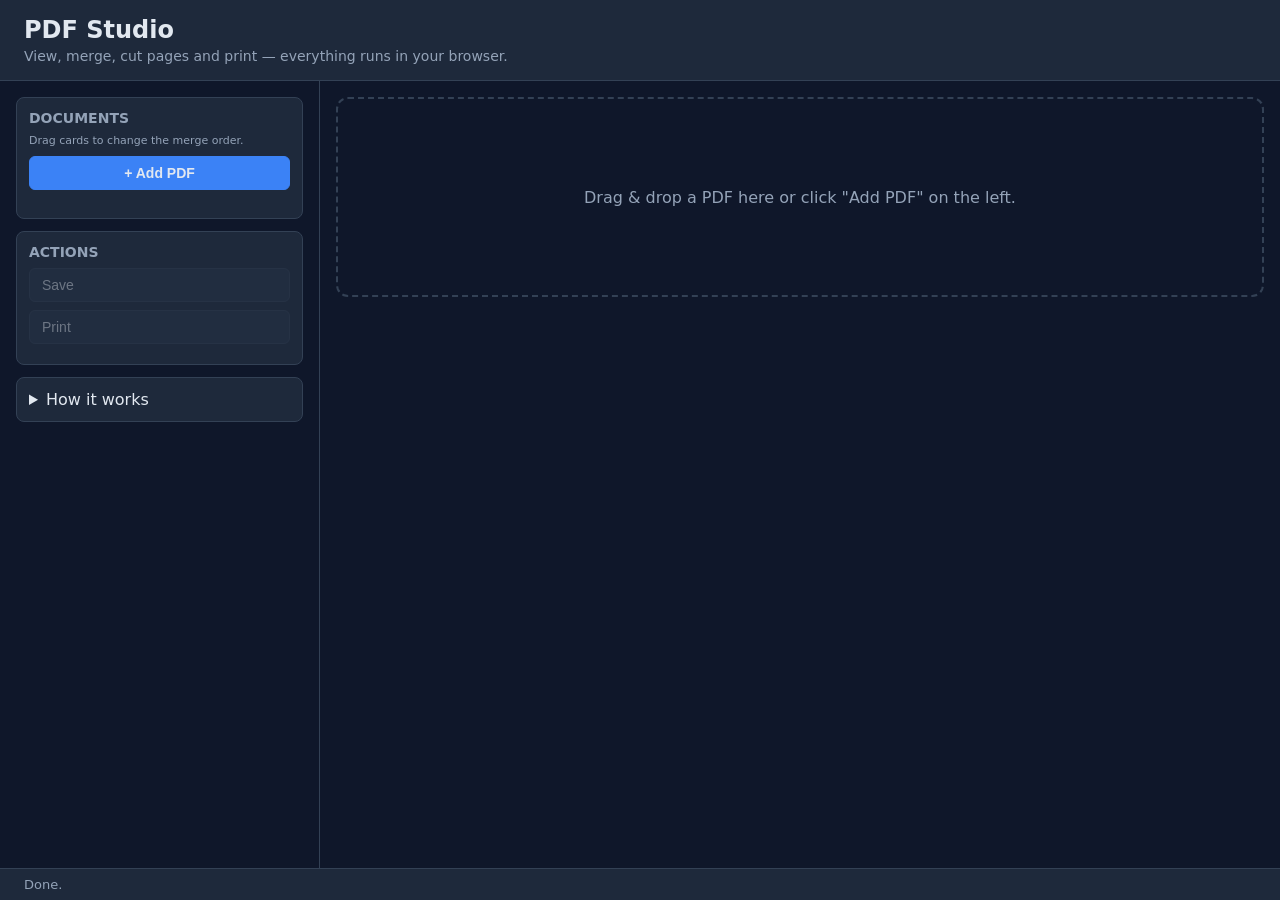
<file: index.html>
<!DOCTYPE html>
<html lang="en">
<head>
  <meta charset="UTF-8" />
  <meta name="viewport" content="width=device-width, initial-scale=1.0" />
  <title>PDF Studio — your files processed locally</title>
  <!--
    importmap maps module names to local files.
    Libraries load from lib/, NOT from CDN -> PDF files never go to external networks,
    code loading is possible via whitelist (or fully offline).
  -->
  <script type="importmap">
  {
    "imports": {
      "pdf-lib": "./lib/pdf-lib-bundled.mjs"
    }
  }
  </script>
  <!-- PDF.js — UMD build, sets global window.pdfjsLib; load as a regular <script> -->
  <script src="./lib/pdf.min.js"></script>
  <link rel="stylesheet" href="./styles.css" />
</head>
<body>
  <header class="topbar">
    <h1>PDF&nbsp;Studio</h1>
    <p class="tagline">View, merge, cut pages and print — everything runs in your browser.</p>
  </header>

  <main class="layout">
    <!-- Left panel: document list -->
    <aside class="sidebar">
      <div class="card">
        <h2>Documents</h2>
        <p class="hint">Drag cards to change the merge order.</p>
        <button id="addBtn" class="btn btn-primary">+ Add PDF</button>
        <input type="file" id="fileInput" accept="application/pdf" multiple hidden />
        <ul id="docList" class="doc-list"></ul>
      </div>

      <div class="card">
        <h2>Actions</h2>
        <button id="mergeBtn" class="btn" disabled>Save</button>
        <button id="printBtn" class="btn" disabled>Print</button>
      </div>

      <details class="card">
        <summary>How it works</summary>
        <p>All code runs in your browser. Your files are never sent anywhere — processing happens locally.</p>
      </details>

    </aside>

    <!-- Right panel: workspace -->
    <section class="workspace">
      <div id="dropHint" class="drop-hint">
        Drag &amp; drop a PDF here or click "Add PDF" on the left.
      </div>
      <div id="canvasArea" class="canvas-area"></div>
    </section>
  </main>

  <footer class="statusbar">
    <span id="statusText">Done.</span>
  </footer>

  <script type="module" src="./js/app.js"></script>
</body>
</html>
</file>
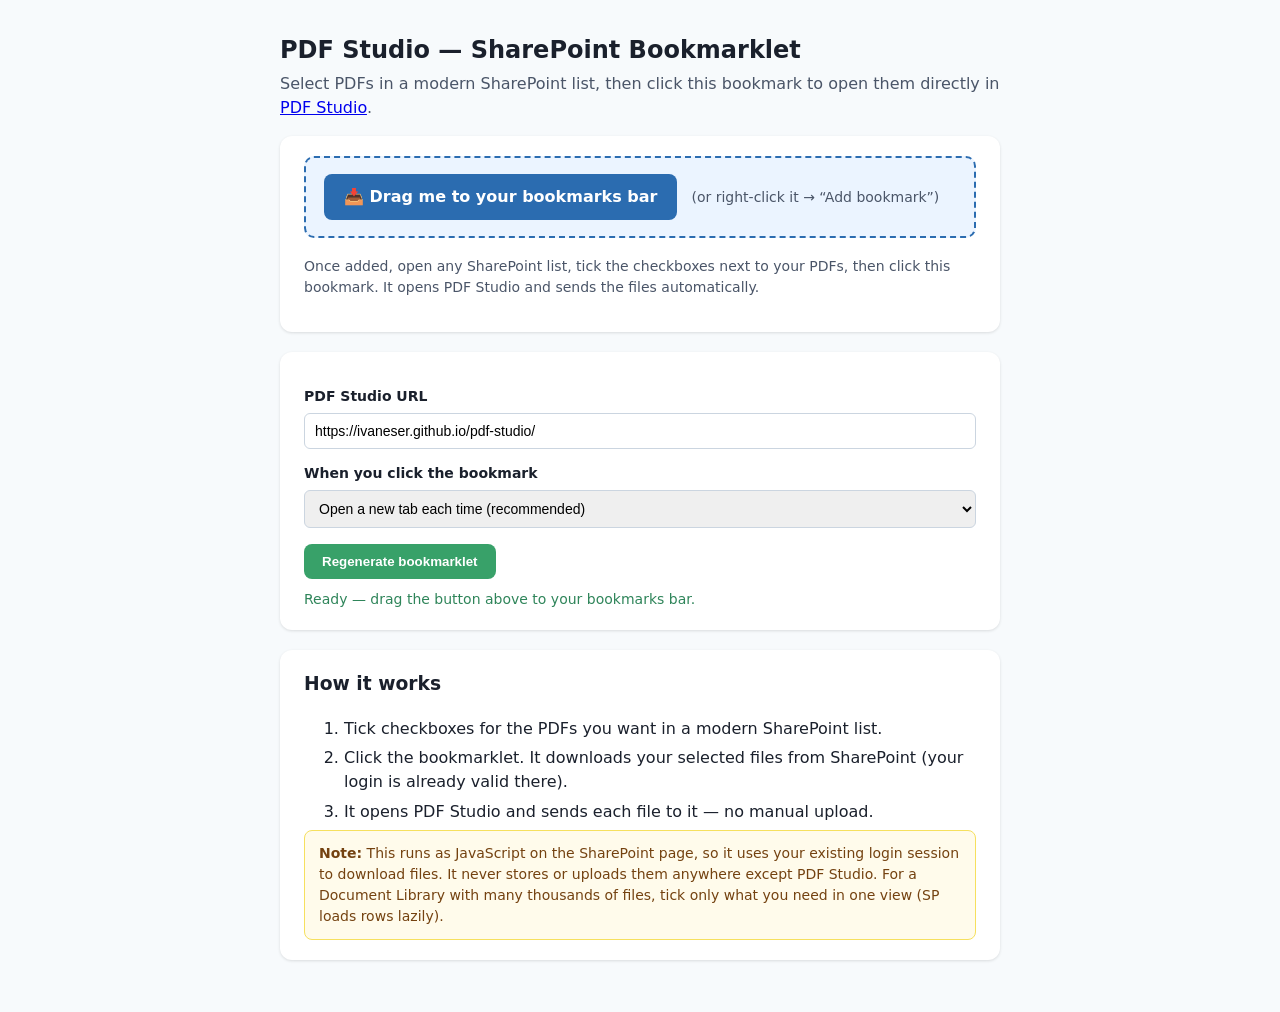
<file: sp-sharepoint-bookmarklet.html>
<!DOCTYPE html>
<html lang="en">
<head>
  <meta charset="UTF-8">
  <meta name="viewport" content="width=device-width, initial-scale=1">
  <title>PDF Studio — SharePoint Bookmarklet</title>
  <style>
    :root { --blue:#2b6cb0; }
    * { box-sizing: border-box; }
    body { font-family: system-ui, "Segoe UI", Roboto, sans-serif; margin:0; padding:32px 16px; background:#f7fafc; color:#1a202c; line-height:1.5; }
    .wrap { max-width:720px; margin:0 auto; }
    h1 { font-size:24px; margin:0 0 4px; }
    p.sub { color:#4a5568; margin-top:0; }
    .card { background:#fff; border-radius:12px; padding:20px 24px; box-shadow:0 1px 3px rgba(0,0,0,.12); margin-bottom:20px; }
    .dropzone { display:flex; align-items:center; gap:14px; background:#ebf4ff; border:2px dashed var(--blue); border-radius:10px; padding:16px 18px; margin-bottom:18px; }
    .dlbtn { display:inline-block; background:var(--blue); color:#fff; text-decoration:none; font-weight:600; padding:11px 20px; border-radius:8px; white-space:nowrap; user-select:none; }
    .dlbtn:hover { background:#24568c; }
    .hint { color:#4a5568; font-size:14px; }
    ol,ol li,ul li { margin:.35rem 0; }
    code { background:#edf2f7; padding:1px 5px; border-radius:4px; font-size:90%; }
    .note { background:#fffbeb; border:1px solid #f6e05e; border-radius:8px; padding:12px 14px; color:#744210; font-size:14px; }
    label { display:block; font-weight:600; margin:14px 0 6px; font-size:14px; }
    input[type=text],select { width:100%; padding:9px 10px; border:1px solid #cbd5e0; border-radius:6px; font-size:14px; }
    .row { display:flex; gap:12px; flex-wrap:wrap; }
    .row > div { flex:1; min-width:220px; }
    .genbtn { margin-top:16px; background:#38a169; color:#fff; border:none; padding:10px 18px; border-radius:8px; font-weight:600; cursor:pointer; }
    .genbtn:hover { background:#2f855a; }
    #status { margin-top:10px; font-size:14px; color:#2f855a; min-height:18px; }
    a.bookmark-live { display:inline-block; margin-top:6px; }
  </style>
</head>
<body>
<div class="wrap">
  <h1>PDF Studio — SharePoint Bookmarklet</h1>
  <p class="sub">Select PDFs in a modern SharePoint list, then click this bookmark to open them directly in <a href="https://ivaneser.github.io/pdf-studio/" target="_blank" rel="noopener">PDF&nbsp;Studio</a>.</p>

  <div class="card">
    <div class="dropzone">
      <a id="dlBtn" class="dlbtn" download="#">📥 Drag me to your bookmarks bar</a>
      <span class="hint">(or right-click it → “Add bookmark”)</span>
    </div>
    <p class="hint">Once added, open any SharePoint list, tick the checkboxes next to your PDFs, then click this bookmark. It opens PDF Studio and sends the files automatically.</p>
  </div>

  <div class="card">
    <label for="studioUrl">PDF Studio URL</label>
    <input type="text" id="studioUrl" value="https://ivaneser.github.io/pdf-studio/">

    <div class="row">
      <div>
        <label for="openMode">When you click the bookmark</label>
        <select id="openMode">
          <option value="newtab">Open a new tab each time (recommended)</option>
          <option value="focalive">Focus existing PDF Studio tab if open</option>
        </select>
      </div>
    </div>

    <button class="genbtn" id="regen">Regenerate bookmarklet</button>
    <div id="status"></div>
  </div>

  <div class="card">
    <h3 style="margin-top:0;">How it works</h3>
    <ol>
      <li>Tick checkboxes for the PDFs you want in a modern SharePoint list.</li>
      <li>Click the bookmarklet. It downloads your selected files from SharePoint (your login is already valid there).</li>
      <li>It opens PDF Studio and sends each file to it — no manual upload.</li>
    </ol>
    <div class="note">
      <strong>Note:</strong> This runs as JavaScript on the SharePoint page, so it uses your existing login session to download files. It never stores or uploads them anywhere except PDF&nbsp;Studio. For a Document Library with many thousands of files, tick only what you need in one view (SP loads rows lazily).
    </div>
  </div>
</div>

<script>
// The bookmarklet source. Runs on the SharePoint page: reads selection, fetches bytes, opens PDF Studio.
var BOOKMARKLET_SRC = `
(function () {
  var STUDIO_URL = '<<STUDIO_URL>>';
  function setStatus(m){ console.log('[PDF Studio]', m); }
  async function fetchBytes(url, sig){ var r=await fetch(url,{credentials:'include',signal:sig}); if(!r.ok) throw new Error('HTTP '+r.status); return await r.arrayBuffer(); }

  // Read selection from the modern grid DOM (fallbacks for SPFx grids).
  function getSelectedFromDom(){
    var rows=[];
    var cands=document.querySelectorAll('tr[role="row"], [data-automation-id^="gridRow"]');
    for (var i=0;i<cands.length;i++){
      var row=cands[i];
      var cb=row.querySelector('[role="checkbox"][aria-checked="true"], input[type="checkbox"]:checked');
      if (cb) rows.push(row);
    }
    return rows;
  }
  function urlForRow(row){
    var a=null, links=row.querySelectorAll('a[href]');
    for (var i=0;i<links.length;i++){ var h=links[i].href||''; if(/\\.pdf(\\?|$)/i.test(h)||~h.indexOf('/Shared Documents/')||~h.indexOf('/Document/')){a=links[i];break;} }
    if (!a) for (var j=0;j<links.length;j++){ var h2=links[j].href||''; if(/\\.pdf(\\?|$)/i.test(h2)){a=links[j];break;} }
    if (!a) return null;
    var name=(a.textContent||'').trim();
    if (!name){ try { var q=a.href.split('?')[0]; name=decodeURIComponent(q.substring(q.lastIndexOf('/')+1))||'file.pdf'; } catch(e){ name='file.pdf'; } }
    return {url:a.href, name:name};
  }
  function getVisiblePdfRows(){
    var rows=[];
    var cands=document.querySelectorAll('tr[role="row"], [data-automation-id^="gridRow"]');
    for (var i=0;i<cands.length;i++){ if(urlForRow(cands[i])) rows.push(cands[i]); }
    return rows;
  }

  async function run(){
    setStatus('Reading selection...');
    var rows=getSelectedFromDom();
    if (!rows.length){
      var all=getVisiblePdfRows();
      if (!all.length){ alert('No files found in the current view. Switch to "Details" view.'); return; }
      if (!confirm(all.length+' PDF file(s) are visible here. Take all of them?')) { setStatus('Cancelled.'); return; }
      rows=all;
    }
    setStatus('Downloading '+rows.length+' file(s)...');
    var ctrl=new AbortController(); setTimeout(function(){ctrl.abort();},60000);
    var items=[];
    for (var i=0;i<rows.length;i++){ try { var info=urlForRow(rows[i]); if(!info) continue; setStatus('Downloading: '+info.name); items.push({name:info.name, bytes:await fetchBytes(info.url,ctrl.signal)}); } catch(e){ setStatus('Failed to download one file: '+e.message); } }
    if (!items.length){ alert('Could not download any of the selected files.'); return; }
    console.log('[PDF Studio] Downloaded items:', items.map(function(x){return x.name;}));

    var studio=window.open(STUDIO_URL,'_blank','noopener');
    if (!studio){ alert('Popup blocked. Allow popups for this site and try again.'); return; }
    var tries=0, timer=setInterval(function(){
      if (studio.closed){ clearInterval(timer); return; }
      try { if (studio.postMessage && studio.postReady){ clearInterval(timer); studio.postMessage({type:'PS_IMPORT_FILES', files:items}, '*'); setStatus('Sent '+items.length+' file(s) to PDF Studio.'); return; } } catch(e){}
      if (++tries>200){ clearInterval(timer); try{studio.postMessage({type:'PS_IMPORT_FILES',files:items},'*');}catch(e){} }
    },100);
  }
  run();
})();
`;

function buildBookmarklet(url, openMode) {
  var src = BOOKMARKLET_SRC.replace('<<STUDIO_URL>>', url).replace('<<OPEN_MODE>>', openMode);
  // Encode as base64 for a clean bookmark URL (avoids escaping issues across browsers).
  return 'javascript:' + btoa(src);
}

function render() {
  var url = document.getElementById('studioUrl').value.trim() || 'https://ivaneser.github.io/pdf-studio/';
  var mode = document.getElementById('openMode').value;
  var href = buildBookmarklet(url, mode);
  var btn = document.getElementById('dlBtn');
  btn.setAttribute('href', href);
  // Also expose for copy.
  window.__bookmarkHref = href;
  document.getElementById('status').textContent = 'Ready — drag the button above to your bookmarks bar.';
}

document.getElementById('studioUrl').addEventListener('input', render);
document.getElementById('openMode').addEventListener('change', render);
document.getElementById('regen').addEventListener('click', function(){
  var url = document.getElementById('studioUrl').value.trim();
  if (!/^https?:\/\//.test(url)) { document.getElementById('status').textContent = 'URL must start with http(s)://'; return; }
  render();
});

render();
</script>
</body>
</html>
</file>
<file: styles.css>
:root {
  --bg: #0f172a;
  --panel: #1e293b;
  --panel-2: #273449;
  --text: #e2e8f0;
  --muted: #94a3b8;
  --accent: #3b82f6;
  --accent-hover: #2563eb;
  --border: #334155;
  --danger: #ef4444;
}

* { box-sizing: border-box; }

body {
  margin: 0;
  font-family: system-ui, -apple-system, "Segoe UI", Roboto, sans-serif;
  background: var(--bg);
  color: var(--text);
  display: flex;
  flex-direction: column;
  height: 100vh; /* жёсткая высота — layout и сайдбор ограничены экраном */
  overflow: hidden; /* прокручивается только .sidebar, .workspace и .doc-list */
}

.topbar {
  padding: 16px 24px;
  border-bottom: 1px solid var(--border);
  background: var(--panel);
}
.topbar h1 { margin: 0; font-size: 24px; }
.tagline { margin: 4px 0 0; color: var(--muted); font-size: 14px; }

.layout {
  display: grid;
  grid-template-columns: 320px 1fr;
  grid-template-rows: 1fr; /* единственная строка ровно по высоте — иначе растягивается под контент и workspace не скролится */
  flex: 1;
  min-height: 0;
  height: calc(100vh - 96px); /* высоту шапки и статусбара (~48+40) вычитаем */
  align-self: stretch; /* grid-ячейка не должна растягиваться под контент, а занимать отведённую высоту */
}

/* Сайдбар прокручивается независимо — остаётся на месте при скролле рабочей области */
.sidebar {
  padding: 16px;
  border-right: 1px solid var(--border);
  overflow-y: auto;
  overflow-x: hidden;
  display: flex;
  flex-direction: column;
  gap: 12px;
  height: 100%; /* фиксированная сайдбор — прокручивается содержимое, а не весь layout */
}

.sidebar > .card {
  flex: 0 1 auto; /* карточки занимают свою естественную высоту и не растягивают сайдбор */
}

/* Рабочая область прокручивается независимо — сайдбар не уезжает */
.workspace {
  padding: 16px;
  overflow: auto;
  position: relative;
}

.card {
  background: var(--panel);
  border: 1px solid var(--border);
  border-radius: 8px;
  padding: 12px;
}
.card h2 { margin: 0 0 8px; font-size: 14px; text-transform: uppercase; color: var(--muted); }
.hint { margin: 0 0 8px; font-size: 11px; color: var(--muted); line-height: 1.3; }

.btn {
  display: block;
  width: 100%;
  padding: 8px 12px;
  margin-bottom: 8px;
  background: var(--panel-2);
  color: var(--text);
  border: 1px solid var(--border);
  border-radius: 6px;
  cursor: pointer;
  font-size: 14px;
  text-align: left;
}
.btn:hover:not(:disabled) { background: #33445c; }
.btn:disabled { opacity: 0.4; cursor: not-allowed; }
.btn-primary { background: var(--accent); border-color: var(--accent); text-align: center; font-weight: 600; }
.btn-primary:hover:not(:disabled) { background: var(--accent-hover); }

.doc-list { list-style: none; margin: 8px 0; padding: 0; display: flex; flex-direction: column; gap: 6px; }
.doc-item { background: var(--panel-2); border: 1px solid var(--border); border-radius: 6px; padding: 8px; user-select: none; }
.doc-item .name-row { display: flex; align-items: center; gap: 6px; }
.doc-item .name-row .name { font-size: 13px; word-break: break-all; cursor: grab; }
.doc-item .meta { font-size: 11px; color: var(--muted); margin-top: 2px; }
.doc-item .page-range { display: flex; align-items: center; gap: 14px; margin-top: 6px; }
.doc-item .pr-label { font-size: 11px; color: var(--muted); white-space: nowrap; min-width: 1ch; text-align: center; user-select: none; }
.doc-item .pr-input {
  font-variant-numeric: tabular-nums;
  font-size: 11px; color: var(--text); width: 42px; text-align: center;
  background: rgba(59,130,246,.14); border: 1px solid var(--border);
  border-radius: 4px; padding: 0 4px; min-height: 20px; cursor: text;
  /* Remove the up/down spinner increment buttons — manual input only. */
  -webkit-appearance: none; appearance: none;
  -moz-appearance: textfield;
}
.doc-item .pr-input::-webkit-outer-spin-button,
.doc-item .pr-input::-webkit-inner-spin-button {
  -webkit-appearance: none; margin: 0;
}
.doc-item .pr-input:focus { outline: 2px solid var(--accent); border-color: var(--accent); }

/* Ползунок выбора первой/последней страницы.
   Собственная реализация на div-ах + свой mouse-drag обработчик (app.js: bindSlider),
   чтобы thumb двигался мышью и не конфликтовал с DnD карточки. */
.doc-item .page-slider {
  position: relative;
  width: 120px;
  height: 24px;
}

.doc-item .ps-track {
  position: absolute;
  left: 0; top: 6px;
  width: 100%;
  height: 6px;
  border-radius: 3px;
  background: rgba(59,130,246,.25);
}

.doc-item .ps-fill {
  position: absolute;
  top: 0;
  height: 100%;
  background: linear-gradient(90deg, rgba(59,130,246,.55), rgba(59,130,246,.55));
  pointer-events: none;
}

.doc-item .ps-thumb {
  position: absolute;
  top: -3px;
  width: 18px;
  height: 18px;
  border-radius: 50%;
  background: #3b82f6;
  border: 2px solid #fff;
  box-shadow: 0 1px 3px rgba(0,0,0,.3);
  cursor: grab;
  transform: translateX(-50%); /* thumb центрируется по своему left */
}

.doc-item .ps-thumb:active { cursor: grabbing; background: #2563eb; }
/* Скрытый thumb (при слиянии двух) — не ловит касания, чтобы под ним был активный. */
.doc-item .ps-thumb[style*="opacity: 0"] { pointer-events: none; }
/* Кнопка удаления — иконка корзины, слева у имени файла (по вертикали выровнена). Увеличена для лучшей видимости. */
.doc-item .btn-del {
  display: inline-flex; align-items: center; justify-content: center;
  flex-shrink: 0; padding: 3px; margin-right: 2px;
  color: var(--danger); background: none; border: none; cursor: pointer;
  opacity: .85; border-radius: 4px; transition: opacity .15s ease, background .15s ease, transform .15s ease;
}
.doc-item .btn-del:hover { opacity: 1; background: rgba(239,68,68,.14); }
.doc-item .btn-del:active { transform: scale(.92); }
.doc-item .btn-del svg { display: block; width: 20px; height: 20px; }
.doc-item.dragging { opacity: 0.4; }
.doc-item.drop-before { box-shadow: inset 0 -2px 0 var(--accent); }
.doc-item.drop-after { box-shadow: inset 0 2px 0 var(--accent); }

.workspace { padding: 16px; overflow: auto; position: relative; }
.drop-hint {
  display: flex; align-items: center; justify-content: center;
  height: 200px; border: 2px dashed var(--border); border-radius: 12px;
  color: var(--muted); font-size: 16px; text-align: center;
}
.drop-hint.dragover { border-color: var(--accent); background: rgba(59,130,246,0.08); }

.canvas-area { display: flex; flex-direction: column; align-items: center; gap: 16px; }
.page-render { position: relative; box-shadow: 0 4px 20px rgba(0,0,0,0.5); background: #fff; }
.page-render canvas { display: block; border-radius: 2px; }

@media (max-width: 720px) {
  .page-render { width: 100%; max-width: 100vw; overflow: hidden; }
  .page-render canvas { width: 100% !important; height: auto !important; }
}

.statusbar {
  padding: 8px 24px;
  border-top: 1px solid var(--border);
  background: var(--panel);
  font-size: 13px;
  color: var(--muted);
}
#statusText { white-space: nowrap; overflow: hidden; text-overflow: ellipsis; }

/* Мобильный просмотр (ширина экрана ≤ 720px): сайдбор и рабочая область
   складываются в один прокручиваемый документ — одна под другой, общий скролл.
   Никакого разделения экрана пополам: сначала сайдбор (список документов),
   а ниже — превью страниц на весь экран. */
@media (max-width: 720px) {
  body {
    overflow: auto; /* общий вертикальный скролл всей страницы */
  }

  .layout {
    display: flex; /* обычный поток сверху вниз вместо grid */
    flex-direction: column;
    height: auto; /* не привязываем к 100vh — даём прокручиваться всему */
    align-self: auto;
  }

  .sidebar {
    flex: 0 0 auto; /* сайдбор занимает свою естественную высоту, а не половину экрана */
    max-height: none;
    border-right: none;
    border-bottom: 1px solid var(--border);
  }

  .workspace {
    flex: 1 0 auto;
    min-height: 0;
  }
}
</file>
